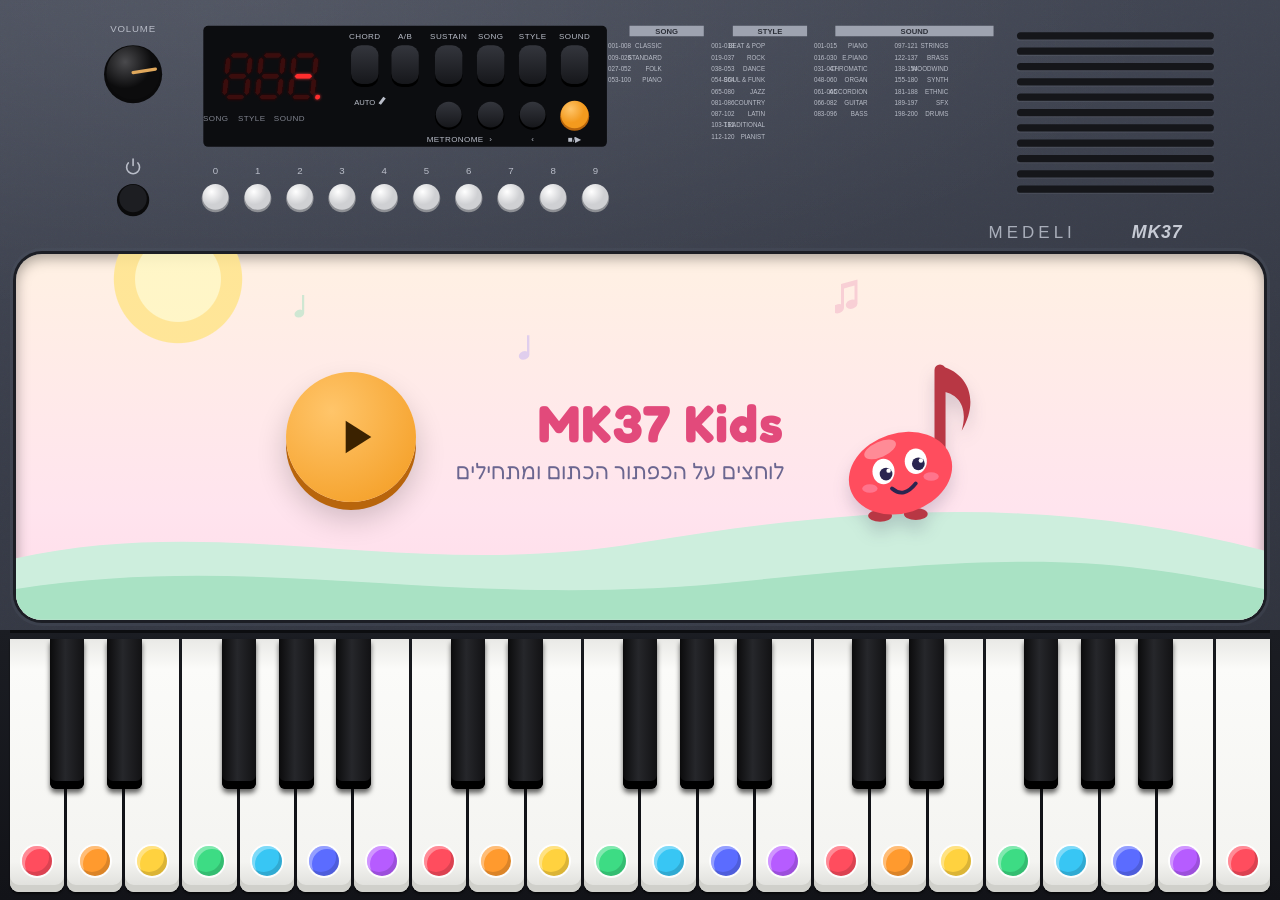
<file: index.html>
<!doctype html>
<html lang="he" dir="rtl">
<head>
  <meta charset="utf-8">
  <meta name="viewport" content="width=device-width, initial-scale=1, maximum-scale=1, user-scalable=no, viewport-fit=cover">
  <title>MK37 Kids</title>
  <meta name="apple-mobile-web-app-capable" content="yes">
  <meta name="mobile-web-app-capable" content="yes">
  <meta name="apple-mobile-web-app-status-bar-style" content="black-translucent">
  <meta name="apple-mobile-web-app-title" content="MK37 Kids">
  <meta name="theme-color" content="#2b2e37">
  <link rel="manifest" href="manifest.webmanifest">
  <link rel="apple-touch-icon" href="icons/icon-180.png">
  <link rel="icon" href="icons/icon.svg" type="image/svg+xml">
  <link rel="preconnect" href="https://fonts.googleapis.com">
  <link href="https://fonts.googleapis.com/css2?family=Fredoka:wght@400;500;600;700&display=swap" rel="stylesheet">
  <link rel="stylesheet" href="css/style.css">
</head>
<body>
<div class="organ" id="organ">
  <svg class="panel" id="panel" aria-label="Medeli MK37"></svg>

  <main class="window" id="win">
    <div class="scene" aria-hidden="true">
      <div class="sun"></div>
      <svg class="floaty f1" viewBox="0 0 40 50"><path d="M30 2v32a8 6 -20 1 1 -4 -5V10l-14 4v26a8 6 -20 1 1 -4 -5V8z" fill="#f3b6c9"/></svg>
      <svg class="floaty f2" viewBox="0 0 40 50"><path d="M24 2v32a9 7 -20 1 1 -4 -5V2z" fill="#c7b6f3"/></svg>
      <svg class="floaty f3" viewBox="0 0 40 50"><path d="M24 2v32a9 7 -20 1 1 -4 -5V2z" fill="#a9e2c4"/></svg>
      <svg class="hills" viewBox="0 0 1200 200" preserveAspectRatio="none"><path d="M0 120 C200 60 380 150 600 100 S1000 40 1200 110 V200 H0Z" fill="#cdeedd"/><path d="M0 160 C240 110 420 190 700 150 S1050 120 1200 160 V200 H0Z" fill="#a9e2c4"/></svg>
    </div>

    <!-- Splash -->
    <section class="scr active" id="s-splash">
      <div class="splash">
        <div class="mascot big" id="splash-noti"></div>
        <div class="splash-text"><h1>MK37 Kids</h1><p>לוחצים על הכפתור הכתום ומתחילים</p></div>
        <button class="orange-btn" id="btn-start" aria-label="התחלה"><svg viewBox="0 0 24 24"><path d="M8 5v14l11-7z" fill="#3b2200"/></svg></button>
      </div>
    </section>

    <!-- Home -->
    <section class="scr" id="s-home">
      <div class="home">
        <div class="mascot-wrap"><div class="bubble" id="home-bubble"></div><div class="mascot" id="home-noti"></div></div>
        <div class="cards">
          <button class="card c-map" data-go="map"><span class="ic" data-icon="map"></span>המסע<small id="home-level"></small></button>
          <button class="card c-songs" data-go="songs"><span class="ic" data-icon="songs"></span>שירים<small id="home-songs"></small></button>
          <button class="card c-organ" data-go="free"><span class="ic" data-icon="organ"></span>אורגן חופשי<small>200 צלילים</small></button>
        </div>
        <div class="side">
          <button class="gift-btn hidden" id="daily-gift" aria-label="מתנה יומית"></button>
          <div class="jar" id="jar"></div>
          <div class="jar-count" id="jar-count">0</div>
          <button class="chip" data-go="album"><span class="ic sm" data-icon="album"></span>אלבום</button>
        </div>
      </div>
      <div class="chip status" id="status-home"></div>
    </section>

    <!-- Journey map -->
    <section class="scr" id="s-map">
      <header class="win-head"><button class="chip back" aria-label="בית">בית</button><div class="chip title">המסע המוזיקלי</div><div class="chip"><span class="ic sm star-ic"></span><b class="stars-total"></b></div></header>
      <div class="map" id="map"></div>
    </section>

    <!-- Songs -->
    <section class="scr" id="s-songs">
      <header class="win-head"><button class="chip back">בית</button><div class="chip title">שירים · בוחרים מספר ולוחצים ▶</div><span></span></header>
      <div class="song-list" id="song-list"></div>
    </section>

    <!-- Game -->
    <section class="scr" id="s-game">
      <button class="chip exit" id="game-exit">יציאה</button>
      <div class="chip score" id="game-score"></div>
      <div class="song-title chip hidden" id="game-title"></div>
      <div class="stage" id="stage"></div>
      <div class="guide"><div class="bubble" id="guide-bubble"></div><div class="mascot" id="guide-noti"></div></div>
      <div class="chip status" id="status-game"></div>
      <div class="combo" id="combo"></div>
    </section>

    <!-- Free organ -->
    <section class="scr" id="s-free">
      <button class="chip exit back">בית</button>
      <div class="free">
        <div class="free-card">
          <div class="free-mode" id="free-mode">SOUND · צליל</div>
          <div class="free-name" id="free-name">פסנתר</div>
          <div class="free-en" id="free-en">PIANO</div>
          <div class="free-flags" id="free-flags"></div>
          <div class="free-help">בוחרים צליל, קצב או שיר בכפתורים למעלה, מקלידים מספר ולוחצים על הכפתור הכתום</div>
        </div>
        <div class="mascot dance" id="free-noti"></div>
      </div>
    </section>

    <!-- Album -->
    <section class="scr" id="s-album">
      <header class="win-head"><button class="chip back">בית</button><div class="chip title">אלבום המדבקות</div><div class="chip" id="album-count"></div></header>
      <div class="album" id="album"></div>
    </section>

    <!-- Song editor -->
    <section class="scr" id="s-editor">
      <header class="win-head"><button class="chip" id="ed-back">חזרה</button><div class="chip title">שיר חדש</div><span></span></header>
      <div class="editor">
        <div class="ed-row">
          <input id="ed-title" class="field" placeholder="שם השיר" maxlength="30">
          <button id="ed-rec" class="pill rec">● הקלטה</button>
          <button id="ed-undo" class="pill">מחק תו</button>
          <button id="ed-clear" class="pill">נקה</button>
          <button id="ed-play" class="pill">▶ השמע</button>
          <button id="ed-save" class="pill go">שמור</button>
        </div>
        <svg id="ed-beads" class="ed-beads" viewBox="0 0 1000 60" preserveAspectRatio="xMinYMid meet"></svg>
        <textarea id="ed-text" class="field mono" rows="2" dir="ltr" spellcheck="false" placeholder="C4 D4 E4/2   או   דו רה מי"></textarea>
        <p class="ed-help">לוחצים "הקלטה" ומנגנים את השיר באורגן. אפשר גם לכתוב תווים: /2 = תו ארוך.</p>
      </div>
    </section>

    <!-- In-window overlays -->
    <div class="win-overlay hidden" id="reward">
      <div class="reward">
        <div class="reward-card">
          <h2 id="reward-title">כל הכבוד!</h2>
          <div class="stars" id="reward-stars"></div>
          <div class="reward-sub" id="reward-sub"></div>
          <div class="actions" id="reward-actions"><button class="pill again" id="reward-again">↻ שוב</button><button class="pill go" id="reward-next">הלאה ▶</button></div>
        </div>
        <div class="gift-zone">
          <button class="gift-btn big" id="reward-gift" aria-label="פתיחת מתנה"></button>
          <div class="sticker-new hidden" id="reward-sticker"></div>
        </div>
      </div>
    </div>
    <div class="win-overlay hidden" id="break">
      <div class="reward"><div class="mascot" id="break-noti"></div><div class="reward-card"><h2>זמן להפסקה!</h2><div class="reward-sub">נוטי הולך לנוח. נתראה בפעם הבאה!</div><div class="reward-sub small">הורים: לחיצה ארוכה על כפתור ההפעלה ⏻ באורגן</div></div></div>
    </div>
  </main>

  <div class="keys" id="keys"><div class="keys-inner" id="kb"></div><div class="keys-note" id="keys-note"></div></div>
</div>

<!-- Parent area (long-press the power button) -->
<div id="parent" class="parent hidden">
  <div class="parent-card">
    <header class="p-head"><h2>אזור הורים</h2><button class="pill" id="p-close">סגירה</button></header>
    <div class="p-sec">
      <h3>הילד/ה</h3>
      <div class="p-grid">
        <label>שם<input id="p-name" class="field" maxlength="20"></label>
        <label>פנייה בקול<select id="p-gender" class="field"><option value="f">בת – "את אלופה!"</option><option value="m">בן – "אתה אלוף!"</option></select></label>
        <label>הגבלת זמן משחק (דקות, 0 = בלי)<input id="p-time" type="number" min="0" max="120" class="field"></label>
      </div>
    </div>
    <div class="p-sec">
      <h3>שמיעת האורגן</h3>
      <div class="p-grid">
        <label>איך האפליקציה שומעת את האורגן
          <select id="p-input" class="field">
            <option value="auto">אוטומטי – כבל אם יש, אחרת מיקרופון</option>
            <option value="midi">רק כבל USB (MIDI)</option>
            <option value="mic">רק מיקרופון</option>
          </select></label>
        <label>רגישות מיקרופון<input id="p-sens" type="range" min="0" max="1" step="0.05"></label>
        <label>הקליד הכי שמאלי באורגן<span class="p-inline"><b id="p-lowkey"></b><button class="pill small" id="p-calib">כיול</button></span></label>
        <label class="chk"><input id="p-strict" type="checkbox"> לדרוש אוקטבה מדויקת (רק עם כבל)</label>
        <label class="chk"><input id="p-touch" type="checkbox"> מצב בדיקה: לאשר גם לחיצה על המסך</label>
      </div>
      <div class="p-test"><b>בדיקה חיה:</b> <span id="p-status"></span><div class="meter"><i id="p-meter"></i></div><div>תו אחרון שנשמע: <b id="p-last">—</b></div></div>
    </div>
    <div class="p-sec">
      <h3>קול</h3>
      <div class="p-grid">
        <label class="chk"><input id="p-voice" type="checkbox"> נוטי מדבר</label>
        <label>הקול של נוטי
          <select id="p-pack" class="field"><option value="mom">אמא</option><option value="hila">קול ממוחשב (הילה)</option></select></label>
        <label>עוצמת צלילי האפליקציה<input id="p-vol" type="range" min="0" max="1" step="0.05"></label>
      </div>
      <p class="p-note">אפשר להקליט את המשפטים בקול שלכם, ונוטי ידבר בקול שלכם. לוחצים ● ואומרים את המשפט, ולוחצים שוב כדי לעצור.</p>
      <div class="rec-list" id="rec-list"></div>
    </div>
    <div class="p-sec p-actions">
      <a class="pill" href="stickers.html" target="_blank">דף מדבקות להדפסה</a>
      <button class="pill" id="p-songs">הוספת שיר חדש</button>
      <button class="pill" id="p-unlock">פתיחת כל השלבים</button>
      <button class="pill danger" id="p-reset">איפוס התקדמות</button>
    </div>
  </div>
</div>

<canvas id="confetti"></canvas>

<script src="js/songs.js"></script>
<script src="js/phrases.js"></script>
<script src="js/audio.js"></script>
<script src="js/voice.js"></script>
<script src="js/input.js"></script>
<script src="js/art.js"></script>
<script src="js/app.js"></script>
</body>
</html>
</file>
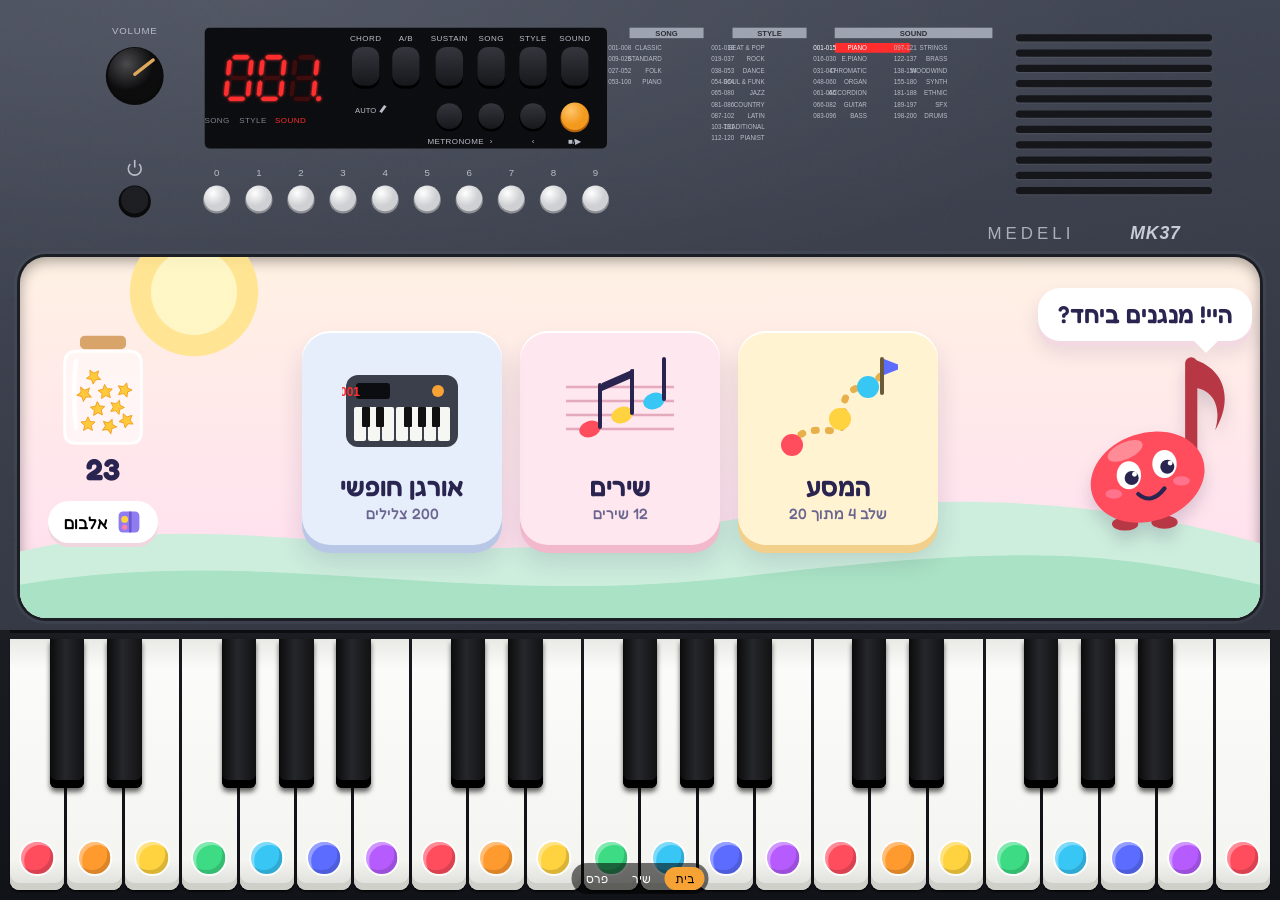
<file: design-preview.html>
<!doctype html>
<html lang="he" dir="rtl">
<head>
<meta charset="utf-8">
<meta name="viewport" content="width=device-width, initial-scale=1, viewport-fit=cover">
<title>MK37 Kids – Design Preview</title>
<link rel="preconnect" href="https://fonts.googleapis.com">
<link href="https://fonts.googleapis.com/css2?family=Fredoka:wght@400;500;600;700&display=swap" rel="stylesheet">
<style>
  /* Design tokens — body colour sampled from the MK37 "Space Black" finish */
  :root {
    --body-1: #474c5a; --body-2: #383c48; --body-3: #2b2e37;
    --print: #b9bdc8; --print-dim: #8c919e; --led: #ff2d2d; --led-off: #3a1010;
    --orange: #f7a234; --orange-d: #c87414;
    --ink: #2a2550; --ink-2: #6b6690;
    --cream: #fff6ec; --blush: #ffe0ea; --mint: #c9f0dc;
    --c-do: #ff4d5e; --c-re: #ff9a2e; --c-mi: #ffd23f; --c-fa: #3ddc84; --c-sol: #38c6f4; --c-la: #5b6cff; --c-si: #b65cff;
    --kb-h: 270px;
  }
  * { box-sizing: border-box; -webkit-tap-highlight-color: transparent; }
  html, body { margin: 0; height: 100%; overflow: hidden; }
  body {
    font-family: 'Fredoka', 'Varela Round', system-ui, sans-serif; color: var(--ink);
    background: #1a1c22;
  }
  /* The whole iPad screen is the organ body */
  .organ {
    position: fixed; inset: 0; display: flex; flex-direction: column;
    background:
      radial-gradient(120% 60% at 20% 0%, rgba(255,255,255,.07), transparent 60%),
      linear-gradient(170deg, var(--body-1), var(--body-2) 45%, var(--body-3));
    padding: 10px 14px 0;
  }
  /* subtle matte texture */
  .organ::before { content: ''; position: absolute; inset: 0; pointer-events: none; opacity: .18; mix-blend-mode: overlay;
    background-image: url("data:image/svg+xml,%3Csvg xmlns='http://www.w3.org/2000/svg' width='120' height='120'%3E%3Cfilter id='n'%3E%3CfeTurbulence baseFrequency='.9' numOctaves='2'/%3E%3C/filter%3E%3Crect width='120' height='120' filter='url(%23n)' opacity='.6'/%3E%3C/svg%3E"); }
  .panel { width: 100%; display: block; flex: 0 0 auto; }
  .panel text { font-family: 'Helvetica Neue', Arial, sans-serif; }
  .panel .btn { cursor: pointer; }
  .panel .btn:active { transform: translateY(2px); }

  /* ---------- The "magic window" ---------- */
  .window {
    flex: 1; min-height: 0; margin: 6px 6px 12px; border-radius: 26px; position: relative; overflow: hidden;
    box-shadow: 0 0 0 3px #1c1e25, 0 0 0 6px #50566544, inset 0 4px 14px rgba(0,0,0,.35);
    background: linear-gradient(180deg, #fff1e3 0%, #ffe4ee 70%, #ffdbe9 100%);
  }
  .scene { position: absolute; inset: 0; pointer-events: none; }
  .scene svg { position: absolute; bottom: 0; left: 0; width: 100%; height: 46%; }
  .sun { position: absolute; top: -40px; left: 8%; width: 150px; height: 150px; border-radius: 50%; background: radial-gradient(circle, #fff7c2 0 40%, #ffe48a 41% 60%, transparent 61%); opacity: .9; }
  .floaty { position: absolute; opacity: .5; animation: drift 9s ease-in-out infinite; }
  @keyframes drift { 50% { transform: translateY(-14px) rotate(8deg); } }
  .content { position: relative; height: 100%; display: flex; align-items: center; gap: 28px; padding: 18px 28px; }

  /* Noti mascot */
  .noti { width: 150px; flex: 0 0 auto; animation: bob 2.6s ease-in-out infinite; filter: drop-shadow(0 10px 8px rgba(42,37,80,.18)); }
  @keyframes bob { 50% { transform: translateY(-10px) rotate(-3deg); } }
  .bubble { position: absolute; background: #fff; border-radius: 22px; padding: 12px 20px; font-size: 24px; font-weight: 600; box-shadow: 0 6px 0 #f3d9e2, 0 10px 20px rgba(42,37,80,.12); white-space: nowrap; }
  .bubble::after { content: ''; position: absolute; bottom: -12px; right: 34px; border: 12px solid transparent; border-top-color: #fff; border-bottom: 0; }

  /* Home cards */
  .cards { display: flex; gap: 18px; flex: 1; justify-content: center; }
  .card {
    width: 200px; height: 214px; border-radius: 28px; background: var(--cream); display: flex; flex-direction: column; align-items: center; justify-content: center; gap: 8px;
    font-size: 26px; font-weight: 600; color: var(--ink); border: 0; font-family: inherit; cursor: pointer;
    box-shadow: 0 8px 0 var(--edge, #ecd9c6), 0 16px 26px rgba(42,37,80,.14), inset 0 2px 0 #fff;
    transition: transform .25s cubic-bezier(.34,1.56,.64,1);
  }
  .card:active { transform: translateY(6px); box-shadow: 0 2px 0 var(--edge, #ecd9c6); }
  .card svg { width: 120px; height: 110px; }
  .card small { font-size: 15px; font-weight: 500; color: var(--ink-2); margin-top: -6px; }
  .side { display: flex; flex-direction: column; gap: 14px; align-items: center; }
  .jar-count { font-size: 30px; font-weight: 700; margin-top: -10px; }
  .chip { display: inline-flex; align-items: center; gap: 8px; background: #fff; border-radius: 999px; padding: 8px 16px; font-size: 17px; font-weight: 500; box-shadow: 0 4px 0 #f0d6df; }
  .chip .dot { width: 10px; height: 10px; border-radius: 50%; background: #2ecc71; box-shadow: 0 0 8px #2ecc71; }

  /* Song game */
  .song-title { position: absolute; top: 14px; left: 50%; transform: translateX(-50%); display: flex; align-items: center; gap: 10px; background: #fff; padding: 8px 20px 8px 10px; border-radius: 999px; font-size: 22px; font-weight: 600; box-shadow: 0 4px 0 #f0d6df; }
  .song-title .num { font-family: 'Helvetica Neue', Arial; background: #111; color: var(--led); font-weight: 700; padding: 2px 10px; border-radius: 8px; letter-spacing: 2px; text-shadow: 0 0 6px rgba(255,45,45,.7); }
  .score { position: absolute; top: 14px; left: 22px; }
  .necklace { position: absolute; left: 0; right: 190px; top: 70px; height: 150px; direction: ltr; }
  .status { position: absolute; bottom: 14px; left: 22px; }

  /* Reward */
  .dim { position: absolute; inset: 0; background: rgba(42,37,80,.35); backdrop-filter: blur(3px); -webkit-backdrop-filter: blur(3px); }
  .reward { position: absolute; inset: 0; display: flex; align-items: center; justify-content: center; gap: 40px; }
  .reward-card { background: var(--cream); border-radius: 34px; padding: 18px 36px 22px; display: flex; flex-direction: column; align-items: center; gap: 6px; box-shadow: 0 10px 0 #ecd9c6, 0 24px 40px rgba(0,0,0,.25); }
  .reward-card h2 { margin: 0; font-size: 36px; color: #e24a7b; }
  .stars { display: flex; gap: 6px; align-items: flex-end; }
  .stars svg { width: 78px; height: 78px; animation: pop .6s cubic-bezier(.34,1.56,.64,1) both; }
  .stars svg:nth-child(2) { width: 96px; height: 96px; animation-delay: .25s; }
  .stars svg:nth-child(3) { animation-delay: .5s; }
  @keyframes pop { from { transform: scale(0) rotate(-40deg); } }
  .actions { display: flex; gap: 14px; margin-top: 8px; }
  .pill { border: 0; font-family: inherit; font-size: 24px; font-weight: 600; border-radius: 999px; padding: 12px 28px; cursor: pointer; display: inline-flex; align-items: center; gap: 10px; }
  .pill.go { background: radial-gradient(circle at 35% 30%, #ffc56a, var(--orange)); color: #3b2200; box-shadow: 0 6px 0 var(--orange-d); }
  .pill.again { background: #fff; color: var(--ink); box-shadow: 0 6px 0 #e6d4c4; }
  .sticker-new { display: flex; flex-direction: column; align-items: center; gap: 4px; font-size: 22px; font-weight: 600; color: #fff; text-shadow: 0 2px 4px rgba(0,0,0,.3); }
  .sticker-new svg { width: 190px; height: 190px; animation: reveal .9s cubic-bezier(.34,1.56,.64,1) both .8s; filter: drop-shadow(0 12px 14px rgba(0,0,0,.3)); }
  @keyframes reveal { from { transform: scale(0) rotate(-200deg); } }

  /* ---------- Keyboard (mini keys, like the real one) ---------- */
  .keys { flex: 0 0 var(--kb-h); position: relative; margin: 0 -14px; padding: 0 10px 10px; background: linear-gradient(#1b1d23, #121318); direction: ltr; }
  .keys-inner { position: relative; height: 100%; display: flex; gap: 3px; padding-top: 6px; border-top: 3px solid #0c0d10; }
  .wk { flex: 1; position: relative; border-radius: 0 0 9px 9px; background: linear-gradient(180deg, #e9e9e6 0%, #fbfbf9 12%, #f4f4f1 88%, #dcdcd8 100%); box-shadow: inset 0 -7px 0 #d0d0cb, 0 2px 2px rgba(0,0,0,.6); }
  .bk { position: absolute; top: 6px; height: 58%; z-index: 2; border-radius: 0 0 6px 6px; background: linear-gradient(90deg, #0b0b0c, #26272b 45%, #121214); box-shadow: inset 0 -8px 0 #000, 0 4px 5px rgba(0,0,0,.6); }
  .stk { position: absolute; left: 50%; bottom: 16px; width: 58%; aspect-ratio: 1; transform: translateX(-50%); border-radius: 50%; box-shadow: 0 0 0 2px rgba(255,255,255,.9), inset -3px -4px 0 rgba(0,0,0,.14), inset 3px 3px 0 rgba(255,255,255,.35); }
  .wk.target { background: linear-gradient(180deg, #fff, color-mix(in srgb, var(--tc) 35%, #fff)); box-shadow: inset 0 -7px 0 color-mix(in srgb, var(--tc) 60%, #000), 0 0 0 3px var(--tc), 0 0 28px 8px color-mix(in srgb, var(--tc) 70%, transparent); z-index: 1; }
  .pin { position: absolute; top: -66px; left: 50%; width: 46px; transform: translateX(-50%); animation: pin .8s ease-in-out infinite; z-index: 5; filter: drop-shadow(0 4px 4px rgba(0,0,0,.35)); }
  @keyframes pin { 50% { transform: translate(-50%, 12px); } }
  .keys .hint { position: absolute; top: 8px; right: 18px; color: #6f7480; font-size: 13px; direction: rtl; }

  /* Preview switcher (not part of the app) */
  .switch { position: fixed; bottom: 6px; left: 50%; transform: translateX(-50%); z-index: 99; display: flex; gap: 4px; background: rgba(0,0,0,.55); padding: 4px; border-radius: 999px; }
  .switch a { color: #fff; text-decoration: none; font-size: 12px; padding: 4px 10px; border-radius: 999px; }
  .switch a.on { background: var(--orange); color: #000; }
  .view { display: none; } .view.on { display: contents; }
</style>
</head>
<body>
<nav class="switch"><a href="#home">בית</a><a href="#game">שיר</a><a href="#reward">פרס</a></nav>

<div class="organ">
  <!-- ======= MK37 control panel, redrawn as vector from the product photo ======= -->
  <svg class="panel" viewBox="0 0 1556 300" aria-label="Medeli MK37 panel">
    <defs>
      <radialGradient id="knob" cx="35%" cy="30%"><stop offset="0" stop-color="#4a4a4d"/><stop offset="1" stop-color="#0c0c0d"/></radialGradient>
      <radialGradient id="digit" cx="35%" cy="30%"><stop offset="0" stop-color="#ffffff"/><stop offset="1" stop-color="#cfd0d3"/></radialGradient>
      <radialGradient id="orangeBtn" cx="35%" cy="30%"><stop offset="0" stop-color="#ffc56a"/><stop offset="1" stop-color="#f39a1e"/></radialGradient>
      <linearGradient id="fbtn" x1="0" y1="0" x2="0" y2="1"><stop offset="0" stop-color="#34363d"/><stop offset="1" stop-color="#16171b"/></linearGradient>
      <filter id="glow" x="-50%" y="-50%" width="200%" height="200%"><feGaussianBlur stdDeviation="3" result="b"/><feMerge><feMergeNode in="b"/><feMergeNode in="SourceGraphic"/></feMerge></filter>
    </defs>

    <!-- Volume knob + power -->
    <text x="150" y="30" text-anchor="middle" font-size="12" fill="var(--print)" letter-spacing="1">VOLUME</text>
    <g class="btn"><circle cx="150" cy="82" r="36" fill="#0a0a0b"/><circle cx="150" cy="80" r="33" fill="url(#knob)"/><line x1="150" y1="80" x2="173" y2="62" stroke="#e0a85c" stroke-width="4" stroke-linecap="round"/></g>
    <g transform="translate(150 196)" fill="none" stroke="var(--print)" stroke-width="2" stroke-linecap="round"><path d="M-6 -4 A8 8 0 1 0 6 -4"/><line x1="0" y1="-9" x2="0" y2="-1"/></g>
    <g class="btn"><circle cx="150" cy="238" r="20" fill="#0a0a0b"/><circle cx="150" cy="236" r="17" fill="#1d1e22"/></g>

    <!-- Black display window -->
    <rect x="237" y="22" width="500" height="150" rx="6" fill="#0c0d10"/>
    <g id="led" transform="translate(266 56) scale(.68)" filter="url(#glow)"></g>
    <g font-size="10" fill="#80848f" letter-spacing=".5"><text x="268" y="140" id="m-song">SONG</text><text x="314" y="140" id="m-style">STYLE</text><text x="363" y="140" id="m-sound">SOUND</text></g>

    <!-- Function buttons, row 1 (labels above, exactly as printed) -->
    <g font-size="10" fill="var(--print)" text-anchor="middle" letter-spacing=".5" id="fn1"></g>
    <text x="437" y="128" font-size="9.5" fill="var(--print)" text-anchor="middle">AUTO</text>
    <path d="M454 126 l6 -8 l3 2 l-6 8 z" fill="var(--print)"/>
    <!-- row 2 -->
    <g id="fn2"></g>
    <g font-size="10" fill="var(--print)" text-anchor="middle"><text x="549" y="166" letter-spacing=".5">METRONOME</text><text x="593" y="166">‹</text><text x="645" y="166">›</text><text x="697" y="166">▶/■</text></g>

    <!-- Number buttons 0–9 -->
    <g id="digits" font-size="12" fill="var(--print)" text-anchor="middle"></g>

    <!-- Printed reference charts -->
    <g id="charts" font-size="7.8" fill="var(--print)"></g>

    <!-- Speaker grille -->
    <g id="grille"></g>

    <!-- Model badge -->
    <text x="1318" y="285" font-size="21" fill="#a9aeba" letter-spacing="5" font-weight="500">MEDELI</text>
    <text x="1450" y="285" font-size="22" fill="#c7cbd5" font-style="italic" font-weight="800" letter-spacing="1">MK37</text>
  </svg>

  <!-- ======= Magic window (the game lives here) ======= -->
  <main class="window">
    <div class="scene">
      <div class="sun"></div>
      <svg class="floaty" style="top:30px;right:30%;width:34px" viewBox="0 0 40 50"><path d="M30 2v32a8 6 -20 1 1 -4 -5V10l-14 4v26a8 6 -20 1 1 -4 -5V8z" fill="#f3b6c9"/></svg>
      <svg class="floaty" style="top:90px;left:42%;width:26px;animation-delay:-3s" viewBox="0 0 40 50"><path d="M24 2v32a9 7 -20 1 1 -4 -5V2z" fill="#c7b6f3"/></svg>
      <svg viewBox="0 0 1200 200" preserveAspectRatio="none">
        <path d="M0 120 C200 60 380 150 600 100 S1000 40 1200 110 V200 H0Z" fill="#cdeedd"/>
        <path d="M0 160 C240 110 420 190 700 150 S1050 120 1200 160 V200 H0Z" fill="#a9e2c4"/>
      </svg>
    </div>

    <!-- HOME -->
    <section class="view" id="v-home">
      <div class="content">
        <div style="position:relative;display:flex;flex-direction:column;align-items:center">
          <div class="bubble" style="top:-56px;right:-20px">היי! מנגנים ביחד?</div>
          <svg class="noti" viewBox="0 0 160 200" data-noti="#ff4d5e"></svg>
        </div>
        <div class="cards">
          <button class="card" style="--edge:#f2cf8a;background:#fff3d2">
            <svg viewBox="0 0 120 110"><path d="M14 92 C30 60 70 96 66 60 S100 40 104 18" fill="none" stroke="#e8b04a" stroke-width="7" stroke-dasharray="2 12" stroke-linecap="round"/><circle cx="14" cy="92" r="11" fill="var(--c-do)"/><circle cx="62" cy="66" r="11" fill="var(--c-mi)"/><circle cx="90" cy="34" r="11" fill="var(--c-sol)"/><path d="M104 6 v34" stroke="#6b5a3a" stroke-width="4" stroke-linecap="round"/><path d="M106 6 h-0 l20 8 l-20 8z" fill="var(--c-la)"/></svg>
            המסע<small>שלב 4 מתוך 20</small>
          </button>
          <button class="card" style="--edge:#f2b8cc;background:#ffe7ef">
            <svg viewBox="0 0 120 110"><g stroke="#e3a9bd" stroke-width="2.5"><line x1="6" y1="34" x2="114" y2="34"/><line x1="6" y1="48" x2="114" y2="48"/><line x1="6" y1="62" x2="114" y2="62"/><line x1="6" y1="76" x2="114" y2="76"/></g><g><ellipse cx="30" cy="76" rx="11" ry="8" transform="rotate(-20 30 76)" fill="var(--c-do)"/><rect x="38" y="30" width="4" height="46" rx="2" fill="#2a2550"/><ellipse cx="62" cy="62" rx="11" ry="8" transform="rotate(-20 62 62)" fill="var(--c-mi)"/><rect x="70" y="16" width="4" height="46" rx="2" fill="#2a2550"/><ellipse cx="94" cy="48" rx="11" ry="8" transform="rotate(-20 94 48)" fill="var(--c-sol)"/><rect x="102" y="4" width="4" height="44" rx="2" fill="#2a2550"/><path d="M42 30 L74 16 L74 24 L42 38Z" fill="#2a2550"/></g></svg>
            שירים<small>12 שירים</small>
          </button>
          <button class="card" style="--edge:#b9c7e6;background:#e6edfb">
            <svg viewBox="0 0 120 110"><rect x="4" y="22" width="112" height="72" rx="12" fill="#3b3f4c"/><rect x="14" y="30" width="34" height="16" rx="3" fill="#0c0d10"/><text x="18" y="43" font-size="12" font-family="Arial" font-weight="700" fill="#ff2d2d">001</text><circle cx="96" cy="38" r="6" fill="#f7a234"/><g fill="#f6f6f3"><rect x="12" y="54" width="12" height="34" rx="2"/><rect x="26" y="54" width="12" height="34" rx="2"/><rect x="40" y="54" width="12" height="34" rx="2"/><rect x="54" y="54" width="12" height="34" rx="2"/><rect x="68" y="54" width="12" height="34" rx="2"/><rect x="82" y="54" width="12" height="34" rx="2"/><rect x="96" y="54" width="12" height="34" rx="2"/></g><g fill="#111"><rect x="20" y="54" width="8" height="20" rx="1"/><rect x="34" y="54" width="8" height="20" rx="1"/><rect x="62" y="54" width="8" height="20" rx="1"/><rect x="76" y="54" width="8" height="20" rx="1"/><rect x="90" y="54" width="8" height="20" rx="1"/></g></svg>
            אורגן חופשי<small>200 צלילים</small>
          </button>
        </div>
        <div class="side">
          <svg viewBox="0 0 100 120" width="96"><rect x="26" y="4" width="48" height="14" rx="5" fill="#d9a46a"/><path d="M22 20 h56 q12 0 12 14 v70 q0 12 -12 12 h-56 q-12 0 -12 -12 v-70 q0 -14 12 -14z" fill="rgba(255,255,255,.55)" stroke="#fff" stroke-width="3"/><g id="jarstars"></g><path d="M22 30 q-4 30 0 70" stroke="#fff" stroke-width="5" stroke-linecap="round" fill="none" opacity=".8"/></svg>
          <div class="jar-count">23</div>
          <button class="chip" style="border:0;font-family:inherit"><svg width="26" viewBox="0 0 30 30"><rect x="3" y="3" width="24" height="24" rx="5" fill="#8e7cf0"/><rect x="15" y="3" width="3" height="24" fill="#6a58d0"/><circle cx="10" cy="12" r="4" fill="#ffd23f"/><circle cx="10" cy="21" r="3" fill="#ff7ea8"/></svg>אלבום</button>
        </div>
      </div>
    </section>

    <!-- SONG GAME -->
    <section class="view" id="v-game">
      <div class="song-title"><span class="num">003</span> נצנץ נצנץ כוכב קטן</div>
      <div class="chip score"><svg width="22" viewBox="0 0 24 24" class="starsvg"></svg> 4 / 42</div>
      <svg class="necklace" viewBox="0 0 900 150" id="necklace"></svg>
      <div style="position:absolute;right:26px;bottom:6px;display:flex;flex-direction:column;align-items:center">
        <div class="bubble" style="position:relative;margin-bottom:14px;font-size:22px">עכשיו הכחול!</div>
        <svg class="noti" viewBox="0 0 160 200" data-noti="#5b6cff" style="width:130px"></svg>
      </div>
      <div class="chip status"><span class="dot"></span>
        <svg width="34" viewBox="0 0 40 24"><rect x="1" y="2" width="38" height="20" rx="4" fill="#3b3f4c"/><g fill="#fff"><rect x="4" y="10" width="4" height="10"/><rect x="9" y="10" width="4" height="10"/><rect x="14" y="10" width="4" height="10"/><rect x="19" y="10" width="4" height="10"/><rect x="24" y="10" width="4" height="10"/><rect x="29" y="10" width="4" height="10"/></g><rect x="4" y="4" width="10" height="4" rx="1" fill="#ff2d2d"/></svg>
        האורגן מחובר · מנגנים על האורגן
      </div>
    </section>

    <!-- REWARD -->
    <section class="view" id="v-reward">
      <div class="dim"></div>
      <div class="reward">
        <div class="reward-card">
          <h2>כל הכבוד!</h2>
          <div class="stars"><svg viewBox="0 0 24 24" class="starsvg"></svg><svg viewBox="0 0 24 24" class="starsvg"></svg><svg viewBox="0 0 24 24" class="starsvg"></svg></div>
          <div style="font-size:20px;color:var(--ink-2)">ניגנת את כל השיר בלי טעויות</div>
          <div class="actions"><button class="pill again">↻ שוב</button><button class="pill go">הלאה ▶</button></div>
        </div>
        <div class="sticker-new">
          <svg viewBox="0 0 200 200" id="sticker-whale"></svg>
          מדבקה חדשה: לווייתן שר!
        </div>
      </div>
    </section>
  </main>

  <!-- ======= 37 mini keys with colour stickers ======= -->
  <div class="keys"><div class="keys-inner" id="kb"></div></div>
</div>

<script>
  const NS = 'http://www.w3.org/2000/svg';
  const COLORS = { 0: '#ff4d5e', 2: '#ff9a2e', 4: '#ffd23f', 5: '#3ddc84', 7: '#38c6f4', 9: '#5b6cff', 11: '#b65cff' };
  const HE = { 0: 'דו', 2: 'רה', 4: 'מי', 5: 'פה', 7: 'סול', 9: 'לה', 11: 'סי' };
  const isBlack = (m) => [1, 3, 6, 8, 10].includes(m % 12);

  // ---------- 7-segment LED (drawn, not a font) ----------
  const SEG = { a: ['h', 4, 4, 44], b: ['v', 44, 4, 42], c: ['v', 44, 42, 80], d: ['h', 80, 4, 44], e: ['v', 4, 42, 80], f: ['v', 4, 4, 42], g: ['h', 42, 4, 44] };
  const DIG = { 0: 'abcdef', 1: 'bc', 2: 'abged', 3: 'abgcd', 4: 'fgbc', 5: 'afgcd', 6: 'afgedc', 7: 'abc', 8: 'abcdefg', 9: 'abcdfg', '-': 'g' };
  function segPoly([t, p, s, e]) {
    return t === 'h' ? `${s + 4},${p} ${s + 8},${p - 4} ${e - 8},${p - 4} ${e - 4},${p} ${e - 8},${p + 4} ${s + 8},${p + 4}`
                     : `${p},${s + 4} ${p + 4},${s + 8} ${p + 4},${e - 8} ${p},${e - 4} ${p - 4},${e - 8} ${p - 4},${s + 8}`;
  }
  function renderLED(str, dot = true) {
    const g = document.getElementById('led'); g.innerHTML = '';
    [...str].forEach((ch, i) => {
      const on = DIG[ch] || '';
      let h = `<g transform="translate(${i * 60} 0) skewX(-6)">`;
      for (const k in SEG) h += `<polygon points="${segPoly(SEG[k])}" fill="${on.includes(k) ? 'var(--led)' : 'var(--led-off)'}"/>`;
      if (i === str.length - 1) h += `<circle cx="54" cy="80" r="4.5" fill="${dot ? 'var(--led)' : 'var(--led-off)'}"/>`;
      g.insertAdjacentHTML('beforeend', h + '</g>');
    });
  }

  // ---------- Panel buttons ----------
  const F1 = [['CHORD', 437], ['A/B', 487], ['SUSTAIN', 541], ['SONG', 593], ['STYLE', 645], ['SOUND', 697]];
  document.getElementById('fn1').innerHTML = F1.map(([l, x]) =>
    `<text x="${x}" y="38">${l}</text><g class="btn" data-fn="${l}"><rect x="${x - 17}" y="48" width="34" height="50" rx="13" fill="#000"/><rect x="${x - 17}" y="46" width="34" height="48" rx="13" fill="url(#fbtn)"/></g>`).join('');
  document.getElementById('fn2').innerHTML = [541, 593, 645].map((x) =>
    `<g class="btn"><circle cx="${x}" cy="134" r="17" fill="#000"/><circle cx="${x}" cy="132" r="16" fill="url(#fbtn)"/></g>`).join('') +
    `<g class="btn"><circle cx="697" cy="134" r="18" fill="#b8650c"/><circle cx="697" cy="132" r="17" fill="url(#orangeBtn)"/></g>`;
  document.getElementById('digits').innerHTML = Array.from({ length: 10 }, (_, d) => {
    const x = 252 + d * 52.3;
    return `<text x="${x}" y="206">${d}</text><g class="btn"><circle cx="${x}" cy="236" r="17" fill="#8d8f94"/><circle cx="${x}" cy="234" r="16" fill="url(#digit)"/></g>`;
  }).join('');

  // ---------- Printed charts (same ranges as the real panel) ----------
  const chart = (x, w, title, rows, colW) => {
    let h = `<rect x="${x}" y="22" width="${w}" height="13" fill="#9ea3b0"/><text x="${x + w / 2}" y="32" text-anchor="middle" fill="#2c2f38" font-size="9.5" font-weight="700">${title}</text>`;
    rows.forEach((r, i) => {
      const col = colW ? Math.floor(i / 7) : 0, row = colW ? i % 7 : i;
      const rx = x + 2 + col * (colW || 0), ry = 50 + row * 14;
      h += `<g data-r="${title}:${r[0]}"><rect class="hl" x="${rx - 2}" y="${ry - 9}" width="${colW ? colW - 6 : w}" height="12" rx="2" fill="transparent"/><text x="${rx}" y="${ry}">${r[0]}</text><text x="${rx + 38}" y="${ry}">${r[1]}</text></g>`;
    });
    return h;
  };
  document.getElementById('charts').innerHTML =
    chart(765, 92, 'SONG', [['001-008', 'CLASSIC'], ['009-026', 'STANDARD'], ['027-052', 'FOLK'], ['053-100', 'PIANO']]) +
    chart(893, 92, 'STYLE', [['001-018', 'BEAT & POP'], ['019-037', 'ROCK'], ['038-053', 'DANCE'], ['054-064', 'SOUL & FUNK'], ['065-080', 'JAZZ'], ['081-086', 'COUNTRY'], ['087-102', 'LATIN'], ['103-111', 'TRADITIONAL'], ['112-120', 'PIANIST']]) +
    chart(1020, 196, 'SOUND', [['001-015', 'PIANO'], ['016-030', 'E.PIANO'], ['031-047', 'CHROMATIC'], ['048-060', 'ORGAN'], ['061-065', 'ACCORDION'], ['066-082', 'GUITAR'], ['083-096', 'BASS'],
      ['097-121', 'STRINGS'], ['122-137', 'BRASS'], ['138-154', 'WOODWIND'], ['155-180', 'SYNTH'], ['181-188', 'ETHNIC'], ['189-197', 'SFX'], ['198-200', 'DRUMS']], 100);
  document.getElementById('grille').innerHTML = Array.from({ length: 11 }, (_, i) =>
    `<rect x="1245" y="${30 + i * 19}" width="244" height="9" rx="4.5" fill="#15161a"/><rect x="1245" y="${39 + i * 19}" width="244" height="1.5" fill="rgba(255,255,255,.06)"/>`).join('');
  function highlightChart(key) {
    document.querySelectorAll('#charts [data-r]').forEach((g) => {
      const on = g.dataset.r === key;
      g.querySelector('.hl').setAttribute('fill', on ? 'var(--led)' : 'transparent');
      g.querySelectorAll('text').forEach((t) => t.setAttribute('fill', on ? '#fff' : 'var(--print)'));
    });
  }
  function modeLight(m) { ['song', 'style', 'sound'].forEach((k) => document.getElementById('m-' + k).setAttribute('fill', k === m ? 'var(--led)' : '#80848f')); }

  // ---------- Noti: an eighth-note character ----------
  function shade(hex, f) { const n = parseInt(hex.slice(1), 16); const c = (s) => Math.max(0, Math.min(255, Math.round(((n >> s) & 255) * f))); return `rgb(${c(16)},${c(8)},${c(0)})`; }
  function noti(color) {
    const d = shade(color, .72);
    return `
      <path d="M118 16 C152 26 162 58 142 92 C150 64 138 48 118 46 Z" fill="${d}"/>
      <rect x="110" y="14" width="13" height="118" rx="6.5" fill="${d}"/>
      <ellipse cx="88" cy="190" rx="14" ry="7" fill="${d}"/><ellipse cx="46" cy="192" rx="14" ry="7" fill="${d}"/>
      <ellipse cx="70" cy="142" rx="62" ry="47" transform="rotate(-18 70 142)" fill="${color}"/>
      <ellipse cx="46" cy="114" rx="20" ry="9" transform="rotate(-24 46 114)" fill="#fff" opacity=".35"/>
      <ellipse cx="50" cy="140" rx="13" ry="15" fill="#fff"/><ellipse cx="88" cy="128" rx="13" ry="15" fill="#fff"/>
      <circle cx="53" cy="143" r="7.5" fill="#2a2550"/><circle cx="91" cy="131" r="7.5" fill="#2a2550"/>
      <circle cx="56" cy="139" r="2.6" fill="#fff"/><circle cx="94" cy="127" r="2.6" fill="#fff"/>
      <ellipse cx="34" cy="160" rx="9" ry="5" fill="#ff8fab" opacity=".6"/><ellipse cx="106" cy="146" rx="9" ry="5" fill="#ff8fab" opacity=".6"/>
      <path d="M60 160 Q74 172 88 154" stroke="#2a2550" stroke-width="4.5" stroke-linecap="round" fill="none"/>`;
  }
  document.querySelectorAll('[data-noti]').forEach((s) => (s.innerHTML = noti(s.dataset.noti)));

  // ---------- Star (custom, with rounded points + shine) ----------
  const STAR = 'M12 1.8l2.9 6.1 6.6.8-4.9 4.6 1.3 6.6L12 16.6 6.1 19.9l1.3-6.6L2.5 8.7l6.6-.8z';
  document.querySelectorAll('.starsvg').forEach((s) => (s.innerHTML =
    `<path d="${STAR}" fill="#ffc93c" stroke="#f0a020" stroke-width="1.4" stroke-linejoin="round"/><path d="M8.6 8.8l2.3-.3 1-2.2" stroke="#fff" stroke-width="1.3" stroke-linecap="round" fill="none" opacity=".8"/>`));
  document.getElementById('jarstars').innerHTML = [[34, 96], [56, 98], [74, 92], [44, 80], [64, 78], [30, 64], [52, 62], [72, 60], [40, 46]].map(([x, y], i) =>
    `<path d="${STAR}" transform="translate(${x - 9} ${y - 9}) scale(.78) rotate(${i * 23} 12 12)" fill="#ffc93c" stroke="#f0a020" stroke-width="1.2"/>`).join('');

  // ---------- Song "necklace": glossy beads on a string ----------
  (function () {
    const seq = [0, 0, 7, 7, 9, 9, 7, 5, 5, 4, 4, 2, 2, 0];
    const done = 4, cur = 4;
    let h = '<defs><radialGradient id="gloss" cx="35%" cy="30%"><stop offset="0" stop-color="#fff" stop-opacity=".8"/><stop offset=".45" stop-color="#fff" stop-opacity="0"/></radialGradient></defs>';
    const pts = seq.map((_, i) => [40 + i * 64, 75 + Math.sin(i * .7) * 22]);
    h += `<path d="${pts.map((p, i) => (i ? 'L' : 'M') + p.join(' ')).join(' ')}" stroke="#d9b7c6" stroke-width="4" fill="none" stroke-dasharray="1 9" stroke-linecap="round"/>`;
    seq.forEach((n, i) => {
      const [x, y] = pts[i], r = i === cur ? 36 : 25, c = COLORS[n];
      const op = i < done ? .45 : 1;
      if (i === cur) h += `<circle cx="${x}" cy="${y}" r="${r + 10}" fill="none" stroke="${c}" stroke-width="4" opacity=".5"><animate attributeName="r" values="${r + 6};${r + 16};${r + 6}" dur="1.2s" repeatCount="indefinite"/><animate attributeName="opacity" values=".6;0;.6" dur="1.2s" repeatCount="indefinite"/></circle>`;
      h += `<g opacity="${op}"><circle cx="${x}" cy="${y + 4}" r="${r}" fill="${shade(c, .7)}"/><circle cx="${x}" cy="${y}" r="${r}" fill="${c}"/><circle cx="${x}" cy="${y}" r="${r}" fill="url(#gloss)"/>`;
      h += `<text x="${x}" y="${y + (i === cur ? 7 : 5)}" text-anchor="middle" font-size="${i === cur ? 20 : 14}" font-weight="700" fill="#fff" font-family="Fredoka" style="paint-order:stroke" stroke="${shade(c, .6)}" stroke-width="3">${HE[n]}</text>`;
      if (i < done) h += `<path d="${STAR}" transform="translate(${x + 8} ${y - 34}) scale(.75)" fill="#ffc93c" stroke="#f0a020"/>`;
      h += '</g>';
    });
    document.getElementById('necklace').innerHTML = h;
  })();

  // ---------- Sticker: die-cut whale (original illustration) ----------
  document.getElementById('sticker-whale').innerHTML = `
    <path d="M30 120 C20 70 70 40 116 46 C160 52 186 86 176 122 C192 108 198 92 194 78 C204 98 200 124 182 136 C170 170 120 182 80 172 C44 164 34 146 30 120Z" fill="#fff"/>
    <path d="M42 120 C36 78 76 56 116 60 C152 64 172 92 164 122 C176 114 182 104 182 96 C186 112 180 126 168 134 C156 160 118 168 84 160 C56 154 46 140 42 120Z" fill="#38a9e6"/>
    <path d="M48 128 C70 150 130 156 162 132 C150 154 116 164 84 158 C64 154 52 144 48 128Z" fill="#bfe8ff"/>
    <circle cx="78" cy="104" r="8" fill="#2a2550"/><circle cx="81" cy="101" r="2.6" fill="#fff"/>
    <ellipse cx="66" cy="122" rx="9" ry="5" fill="#ff8fab" opacity=".7"/>
    <path d="M86 126 Q98 136 110 124" stroke="#2a2550" stroke-width="4" stroke-linecap="round" fill="none"/>
    <path d="M112 50 C110 36 100 28 92 28 M116 48 C120 32 132 26 142 30" stroke="#fff" stroke-width="12" stroke-linecap="round" fill="none"/>
    <path d="M112 50 C110 36 100 28 92 28 M116 48 C120 32 132 26 142 30" stroke="#7fd0ff" stroke-width="5" stroke-linecap="round" fill="none"/>
    <path d="M150 20 v18 a5 4 -20 1 1 -3 -3 V14 l14 -4 v18 a5 4 -20 1 1 -3 -3 V16z" fill="#ffd23f" stroke="#fff" stroke-width="3" paint-order="stroke"/>`;

  // ---------- Keyboard: 37 keys C3–C6, stickers on white keys ----------
  (function () {
    const kb = document.getElementById('kb');
    const whites = []; for (let m = 48; m <= 84; m++) if (!isBlack(m)) whites.push(m);
    const target = 69; // A4 (blue) is the next note in the song view
    whites.forEach((m) => {
      const k = document.createElement('div'); k.className = 'wk'; k.dataset.m = m;
      k.innerHTML = `<span class="stk" style="background:${COLORS[m % 12]}"></span>`;
      kb.appendChild(k);
    });
    for (let m = 48; m <= 84; m++) if (isBlack(m)) {
      const i = whites.indexOf(m - 1), w = 60 / whites.length;
      const k = document.createElement('div'); k.className = 'bk';
      k.style.width = w + '%'; k.style.left = ((i + 1) / whites.length * 100 - w / 2) + '%';
      kb.appendChild(k);
    }
    window.setTarget = (on) => {
      const k = kb.querySelector(`[data-m="${target}"]`);
      k.classList.toggle('target', on); k.style.setProperty('--tc', COLORS[target % 12]);
      k.querySelector('.pin')?.remove();
      if (on) k.insertAdjacentHTML('beforeend', `<svg class="pin" viewBox="0 0 46 60"><path d="M23 58 C10 40 2 30 2 21 a21 21 0 0 1 42 0 c0 9 -8 19 -21 37z" fill="${COLORS[9]}" stroke="#fff" stroke-width="3"/><circle cx="23" cy="21" r="9" fill="#fff"/></svg>`);
    };
  })();

  // ---------- View switching (preview only) ----------
  function show() {
    const v = (location.hash || '#home').slice(1);
    document.querySelectorAll('.view').forEach((s) => s.classList.toggle('on', s.id === 'v-' + v));
    document.querySelectorAll('.switch a').forEach((a) => a.classList.toggle('on', a.hash === '#' + v));
    setTarget(v === 'game');
    if (v === 'home') { renderLED('001'); modeLight('sound'); highlightChart('SOUND:001-015'); }
    if (v === 'game') { renderLED('003'); modeLight('song'); highlightChart('SONG:001-008'); }
    if (v === 'reward') { renderLED('003'); modeLight('song'); highlightChart('SONG:001-008'); }
  }
  addEventListener('hashchange', show); show();
</script>
</body>
</html>
</file>
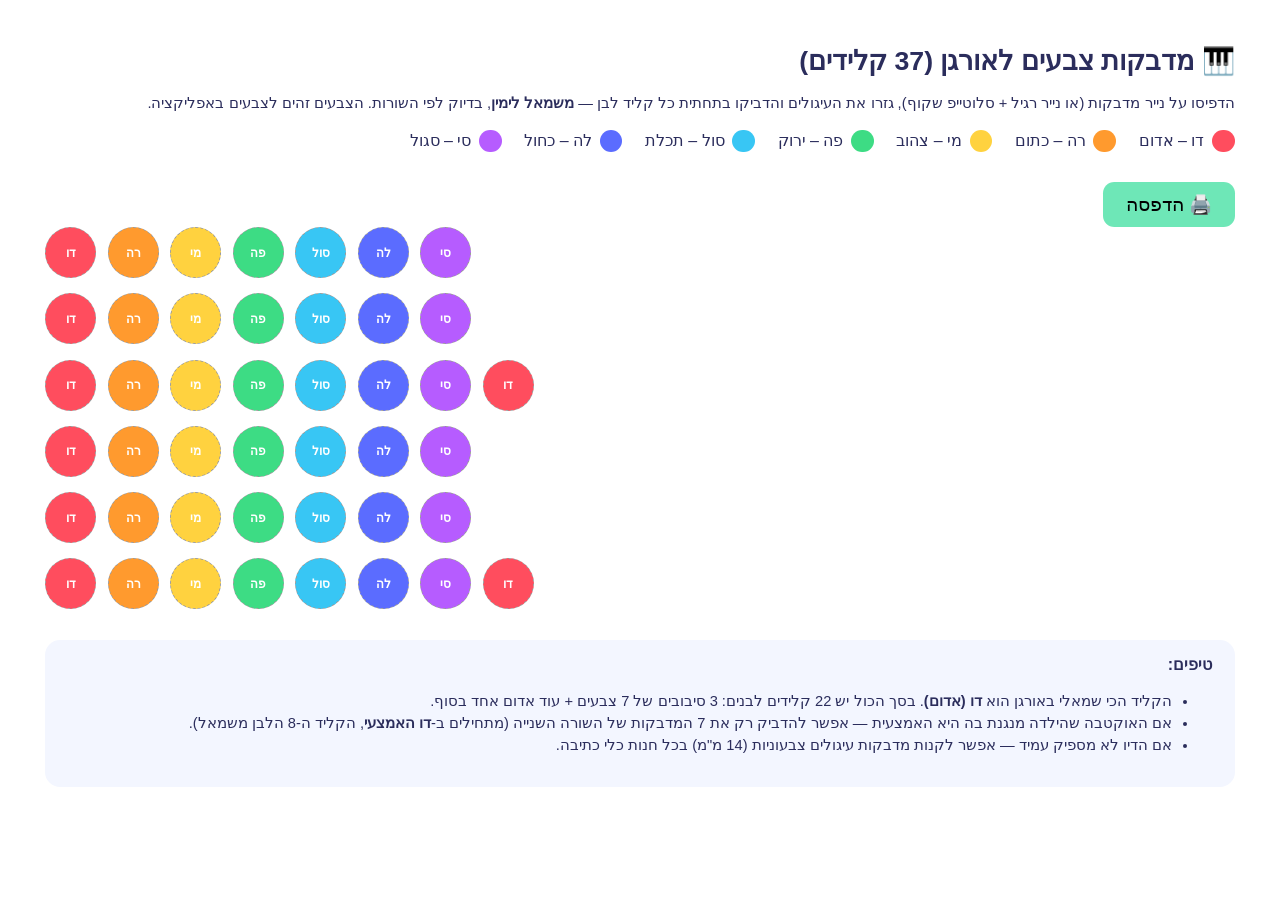
<file: stickers.html>
<!doctype html>
<html lang="he" dir="rtl">
<head>
<meta charset="utf-8"><meta name="viewport" content="width=device-width, initial-scale=1">
<title>מדבקות לאורגן</title>
<style>
  :root { --d: 13mm; }
  body { font-family: -apple-system, Arial, sans-serif; margin: 12mm; color: #2b2d5c; background: #fff; }
  h1 { margin: 0 0 4mm; font-size: 20pt; }
  p, li { font-size: 11pt; line-height: 1.5; }
  .legend { display: flex; gap: 6mm; flex-wrap: wrap; margin: 4mm 0 8mm; }
  .legend span { display: flex; align-items: center; gap: 2mm; font-size: 12pt; }
  .legend i { width: 6mm; height: 6mm; border-radius: 50%; display: inline-block; }
  .sheet { display: flex; flex-direction: column; gap: 4mm; direction: ltr; }
  .row { display: flex; gap: 3mm; flex-wrap: wrap; }
  .st { width: var(--d); height: var(--d); border-radius: 50%; border: 0.3mm dashed #999; display: flex; align-items: center; justify-content: center; color: #fff; font-weight: bold; font-size: 9pt; -webkit-print-color-adjust: exact; print-color-adjust: exact; }
  .tip { background: #f3f6ff; padding: 4mm 6mm; border-radius: 4mm; margin-top: 8mm; }
  @media print { .noprint { display: none; } body { margin: 8mm; } }
  button { font-size: 14pt; padding: 3mm 6mm; border-radius: 3mm; border: 0; background: #6ee7b7; }
</style>
</head>
<body>
  <h1>🎹 מדבקות צבעים לאורגן (37 קלידים)</h1>
  <p>הדפיסו על נייר מדבקות (או נייר רגיל + סלוטייפ שקוף), גזרו את העיגולים והדביקו בתחתית כל קליד לבן — <b>משמאל לימין</b>, בדיוק לפי השורות. הצבעים זהים לצבעים באפליקציה.</p>
  <div class="legend" id="legend"></div>
  <button class="noprint" onclick="print()">🖨️ הדפסה</button>
  <div class="sheet" id="sheet"></div>
  <div class="tip">
    <b>טיפים:</b>
    <ul>
      <li>הקליד הכי שמאלי באורגן הוא <b>דו (אדום)</b>. בסך הכול יש 22 קלידים לבנים: 3 סיבובים של 7 צבעים + עוד אדום אחד בסוף.</li>
      <li>אם האוקטבה שהילדה מנגנת בה היא האמצעית — אפשר להדביק רק את 7 המדבקות של השורה השנייה (מתחילים ב-<b>דו האמצעי</b>, הקליד ה-8 הלבן משמאל).</li>
      <li>אם הדיו לא מספיק עמיד — אפשר לקנות מדבקות עיגולים צבעוניות (14 מ"מ) בכל חנות כלי כתיבה.</li>
    </ul>
  </div>
<script>
  const C = [['#ff4d5e','דו','אדום'],['#ff9a2e','רה','כתום'],['#ffd23f','מי','צהוב'],['#3ddc84','פה','ירוק'],['#38c6f4','סול','תכלת'],['#5b6cff','לה','כחול'],['#b65cff','סי','סגול']];
  document.getElementById('legend').innerHTML = C.map(c => `<span><i style="background:${c[0]}"></i>${c[1]} – ${c[2]}</span>`).join('');
  const rows = [C, C, C.concat([C[0]])];
  const sheet = document.getElementById('sheet');
  // Two full sets so there are spares.
  for (let set = 0; set < 2; set++) rows.forEach(r => {
    sheet.insertAdjacentHTML('beforeend', '<div class="row">' + r.map(c => `<div class="st" style="background:${c[0]}">${c[1]}</div>`).join('') + '</div>');
  });
</script>
</body>
</html>
</file>
<file: css/style.css>
/* MK37 Kids — the iPad screen is the organ. 4px spacing grid. */
:root {
  --body-1: #474c5a; --body-2: #383c48; --body-3: #2b2e37;
  --orange: #f7a234; --orange-d: #c87414;
  --ink: #2a2550; --ink-2: #6b6690;
  --cream: #fff6ec; --pinkline: #f0d6df;
  --kb-h: clamp(190px, 31vh, 270px);
  --bounce: cubic-bezier(.34, 1.56, .64, 1);
}
* { box-sizing: border-box; -webkit-tap-highlight-color: transparent; }
html, body { margin: 0; height: 100%; overflow: hidden; overscroll-behavior: none; }
body { font-family: 'Fredoka', 'Varela Round', system-ui, sans-serif; color: var(--ink); background: var(--body-3); -webkit-user-select: none; user-select: none; touch-action: manipulation; }
button { font-family: inherit; color: inherit; border: 0; background: none; cursor: pointer; touch-action: manipulation; padding: 0; }
.hidden { display: none !important; }

/* ---------- Organ body ---------- */
.organ {
  position: fixed; inset: 0; display: flex; flex-direction: column;
  padding: calc(env(safe-area-inset-top) + 8px) calc(env(safe-area-inset-right) + 12px) 0 calc(env(safe-area-inset-left) + 12px);
  background: radial-gradient(120% 60% at 20% 0%, rgba(255,255,255,.07), transparent 60%), linear-gradient(170deg, var(--body-1), var(--body-2) 45%, var(--body-3));
}
.organ::before { content: ''; position: absolute; inset: 0; pointer-events: none; opacity: .16; mix-blend-mode: overlay;
  background-image: url("data:image/svg+xml,%3Csvg xmlns='http://www.w3.org/2000/svg' width='120' height='120'%3E%3Cfilter id='n'%3E%3CfeTurbulence baseFrequency='.9' numOctaves='2'/%3E%3C/filter%3E%3Crect width='120' height='120' filter='url(%23n)' opacity='.6'/%3E%3C/svg%3E"); }
.panel { width: 100%; max-height: 27vh; touch-action: none; display: block; flex: 0 0 auto; position: relative; z-index: 2; }
.panel text { font-family: 'Helvetica Neue', Arial, sans-serif; pointer-events: none; }
.panel .pbtn { cursor: pointer; }
.panel .pbtn.press { transform: translateY(2px); }
.panel .power-ring.holding { transition: stroke-dashoffset 1.8s linear; stroke-dashoffset: 0; }

/* ---------- Magic window ---------- */
.window {
  flex: 1; min-height: 0; margin: 4px 4px 10px; border-radius: 26px; position: relative; overflow: hidden; z-index: 1;
  box-shadow: 0 0 0 3px #1c1e25, 0 0 0 6px rgba(80,86,101,.27), inset 0 4px 14px rgba(0,0,0,.35);
  background: linear-gradient(180deg, #fff1e3 0%, #ffe4ee 70%, #ffdbe9 100%);
}
.scene { position: absolute; inset: 0; pointer-events: none; }
.scene .hills { position: absolute; bottom: 0; left: 0; width: 100%; height: 42%; }
.sun { position: absolute; top: -50px; left: 7%; width: 150px; height: 150px; border-radius: 50%; background: radial-gradient(circle, #fff7c2 0 40%, #ffe48a 41% 60%, transparent 61%); opacity: .85; }
.floaty { position: absolute; width: 30px; opacity: .55; animation: drift 9s ease-in-out infinite; }
.f1 { top: 24px; right: 32%; } .f2 { top: 80px; left: 40%; animation-delay: -3s; width: 24px; } .f3 { top: 40px; left: 22%; animation-delay: -6s; width: 22px; }
@keyframes drift { 50% { transform: translateY(-14px) rotate(8deg); } }

.scr { position: absolute; inset: 0; display: none; }
.scr.active { display: block; animation: scrIn .35s ease-out; }
@keyframes scrIn { from { opacity: 0; transform: translateY(8px); } }

/* Shared bits */
.chip { display: inline-flex; align-items: center; gap: 8px; background: #fff; border-radius: 999px; padding: 8px 16px; font-size: 17px; font-weight: 500; box-shadow: 0 4px 0 var(--pinkline); white-space: nowrap; min-height: 40px; }
button.chip:active { transform: translateY(3px); box-shadow: 0 1px 0 var(--pinkline); }
.chip .ic { width: 24px; height: 24px; display: inline-flex; }
.ic { display: inline-flex; }
.ic svg { width: 100%; height: 100%; }
.star-ic { width: 22px; height: 22px; }
.win-head { position: absolute; top: 12px; left: 16px; right: 16px; display: flex; justify-content: space-between; align-items: center; z-index: 3; }
.win-head .title { font-size: 20px; font-weight: 600; }
.back::before { content: ''; width: 18px; height: 18px; background: no-repeat center/contain url("data:image/svg+xml,%3Csvg xmlns='http://www.w3.org/2000/svg' viewBox='0 0 24 24'%3E%3Cpath d='M3 11 12 3l9 8v10h-6v-6H9v6H3z' fill='%232a2550'/%3E%3C/svg%3E"); }
.pill { border: 0; font-family: inherit; font-size: 20px; font-weight: 600; border-radius: 999px; padding: 10px 22px; cursor: pointer; display: inline-flex; align-items: center; gap: 8px; background: #fff; color: var(--ink); box-shadow: 0 5px 0 #e6d4c4; min-height: 48px; text-decoration: none; transition: transform .15s; }
.pill:active { transform: translateY(4px); box-shadow: 0 1px 0 #e6d4c4; }
.pill.go { background: radial-gradient(circle at 35% 30%, #ffc56a, var(--orange)); color: #3b2200; box-shadow: 0 5px 0 var(--orange-d); }
.pill.rec.on { background: #ff4d5e; color: #fff; box-shadow: 0 5px 0 #b8293a; animation: pulse 1s infinite; }
.pill.danger { background: #ffe0e4; }
.pill.small { font-size: 15px; padding: 4px 14px; min-height: 36px; }
.bubble { position: relative; background: #fff; border-radius: 22px; padding: 10px 18px; font-size: 22px; font-weight: 600; box-shadow: 0 5px 0 var(--pinkline), 0 10px 20px rgba(42,37,80,.12); max-width: 320px; text-align: center; }
.bubble:empty { visibility: hidden; }
.bubble::after { content: ''; position: absolute; bottom: -12px; right: 40px; border: 12px solid transparent; border-top-color: #fff; border-bottom: 0; }
.mascot { width: 130px; animation: bob 2.6s ease-in-out infinite; filter: drop-shadow(0 10px 8px rgba(42,37,80,.18)); }
.mascot svg { width: 100%; height: auto; display: block; overflow: visible; }
.mascot.big { width: 170px; }
.mascot.jump { animation: jump .5s var(--bounce); }
.mascot.dance { animation: dance .7s ease-in-out infinite; }
@keyframes bob { 50% { transform: translateY(-10px) rotate(-3deg); } }
@keyframes jump { 50% { transform: translateY(-34px) rotate(-10deg) scale(1.1); } }
@keyframes dance { 25% { transform: rotate(-8deg) translateY(-6px); } 75% { transform: rotate(8deg) translateY(-6px); } }
@keyframes pulse { 50% { transform: scale(1.06); } }
.status { position: absolute; bottom: 12px; left: 16px; z-index: 3; font-size: 15px; }
.status .dot { width: 10px; height: 10px; border-radius: 50%; background: #2ecc71; box-shadow: 0 0 8px #2ecc71; }
.status.warn .dot { background: #ff4d5e; box-shadow: 0 0 8px #ff4d5e; }
.status .ic { width: 30px; }

/* ---------- Splash ---------- */
.splash { height: 100%; display: flex; align-items: center; justify-content: center; gap: 40px; }
.splash h1 { margin: 0; font-size: 52px; font-weight: 700; color: #e24a7b; letter-spacing: 1px; direction: ltr; text-align: right; }
.splash p { margin: 4px 0 0; font-size: 22px; color: var(--ink-2); }
.orange-btn { width: 130px; height: 130px; border-radius: 50%; background: radial-gradient(circle at 35% 30%, #ffc56a, #f39a1e); box-shadow: 0 8px 0 #b8650c, 0 16px 30px rgba(0,0,0,.2); animation: pulse 1.6s infinite; display: flex; align-items: center; justify-content: center; }
.orange-btn svg { width: 56px; margin-left: 8px; }
.orange-btn:active { transform: translateY(6px); box-shadow: 0 2px 0 #b8650c; }

/* ---------- Home ---------- */
.home { height: 100%; display: flex; align-items: center; gap: 24px; padding: 16px 24px 56px; }
.mascot-wrap { display: flex; flex-direction: column; align-items: center; gap: 12px; flex: 0 0 auto; }
.cards { display: flex; gap: 16px; flex: 1; justify-content: center; }
.card { width: min(190px, 17vw); aspect-ratio: .92; border-radius: 28px; background: var(--cream); display: flex; flex-direction: column; align-items: center; justify-content: center; gap: 6px; font-size: 24px; font-weight: 600; box-shadow: 0 8px 0 var(--edge, #ecd9c6), 0 16px 26px rgba(42,37,80,.14), inset 0 2px 0 #fff; transition: transform .25s var(--bounce); }
.card:active { transform: translateY(6px); box-shadow: 0 2px 0 var(--edge); }
.card .ic { width: 62%; }
.card small { font-size: 15px; font-weight: 500; color: var(--ink-2); }
.c-map { background: #fff3d2; --edge: #f2cf8a; } .c-songs { background: #ffe7ef; --edge: #f2b8cc; } .c-organ { background: #e6edfb; --edge: #b9c7e6; }
.side { display: flex; flex-direction: column; align-items: center; gap: 6px; position: relative; }
.jar { width: 84px; }
.jar-count { font-size: 28px; font-weight: 700; margin-top: -6px; }
.gift-btn { width: 80px; height: 80px; animation: wiggle 1.3s infinite; filter: drop-shadow(0 8px 8px rgba(0,0,0,.18)); }
.gift-btn svg { width: 100%; height: 100%; }
.gift-btn.big { width: 150px; height: 150px; }
#daily-gift { width: 64px; height: 64px; }
.side:has(#daily-gift:not(.hidden)) .jar { width: 60px; }
@keyframes wiggle { 0%,100% { transform: rotate(0); } 20% { transform: rotate(-10deg) scale(1.05); } 40% { transform: rotate(10deg) scale(1.08); } 60% { transform: rotate(-5deg); } }

/* ---------- Map ---------- */
.map { position: absolute; inset: 0; overflow-x: auto; overflow-y: hidden; direction: ltr; -webkit-overflow-scrolling: touch; scrollbar-width: none; }
.map::-webkit-scrollbar { display: none; }
.map-inner { position: relative; height: 100%; }
.map-inner > svg { position: absolute; inset: 0; }
.node { position: absolute; width: 84px; height: 84px; margin: -42px 0 0 -42px; border-radius: 50%; background: var(--cream); box-shadow: 0 6px 0 #e6cdbd, 0 10px 18px rgba(42,37,80,.15); display: flex; align-items: center; justify-content: center; transition: transform .2s var(--bounce); }
.node > svg { width: 62%; height: 62%; }
.node:active { transform: scale(.92); }
.node.locked { background: #f3ece8; box-shadow: 0 6px 0 #e2d6cf; }
.node.locked > svg, .node.locked .num { filter: grayscale(1); opacity: .4; }
.node.current { background: #fff3d2; box-shadow: 0 6px 0 #f2cf8a, 0 0 0 6px rgba(247,162,52,.35); animation: pulse 1.4s infinite; }
.node .num { position: absolute; top: -8px; right: -8px; width: 30px; height: 30px; border-radius: 50%; background: #111; color: #ff2d2d; font: 700 14px 'Helvetica Neue', Arial; display: flex; align-items: center; justify-content: center; text-shadow: 0 0 6px rgba(255,45,45,.7); border: 2px solid #fff; }
.node .st { position: absolute; bottom: -20px; display: flex; gap: 1px; }
.node .st svg { width: 18px; height: 18px; }

/* ---------- Songs ---------- */
.song-list { position: absolute; inset: 64px 0 8px; overflow-x: auto; overflow-y: hidden; display: flex; gap: 16px; padding: 12px 20px; align-items: center; scrollbar-width: none; }
.song-list::-webkit-scrollbar { display: none; }
.song { flex: 0 0 170px; height: min(190px, 100%); border-radius: 26px; background: var(--cream); box-shadow: 0 7px 0 #ecd9c6, 0 12px 20px rgba(42,37,80,.12); display: flex; flex-direction: column; align-items: center; justify-content: center; gap: 6px; padding: 10px; position: relative; text-align: center; font-size: 18px; font-weight: 600; transition: transform .2s var(--bounce); }
.song.sel { transform: translateY(-8px) scale(1.04); box-shadow: 0 7px 0 var(--orange-d), 0 0 0 4px var(--orange), 0 16px 24px rgba(42,37,80,.18); }
.song .num { font: 700 15px 'Helvetica Neue', Arial; background: #111; color: #ff2d2d; padding: 2px 8px; border-radius: 6px; letter-spacing: 2px; text-shadow: 0 0 6px rgba(255,45,45,.7); }
.song .beads { width: 110px; height: 40px; }
.song .st { display: flex; } .song .st svg { width: 18px; height: 18px; }
.song .del { position: absolute; top: 6px; left: 6px; width: 30px; height: 30px; border-radius: 50%; background: #ffe0e4; font-size: 14px; }
.song.add { background: #eef6ff; box-shadow: 0 7px 0 #c9dcf3; border: 3px dashed #9cc3ee; }
.song.add b { font-size: 48px; color: #6a9fd8; line-height: 1; }

/* ---------- Game ---------- */
.exit { position: absolute; top: 12px; right: 16px; z-index: 4; }
.score { position: absolute; top: 12px; left: 16px; z-index: 4; }
.score svg { width: 22px; height: 22px; }
.song-title { position: absolute; top: 12px; left: 50%; transform: translateX(-50%); font-size: 20px; font-weight: 600; z-index: 4; }
.song-title .num { font: 700 15px 'Helvetica Neue', Arial; background: #111; color: #ff2d2d; padding: 2px 8px; border-radius: 6px; letter-spacing: 2px; }
.stage { position: absolute; inset: 56px 250px 50px 16px; display: flex; align-items: center; justify-content: center; }
.guide { position: absolute; right: 20px; bottom: 6px; display: flex; flex-direction: column; align-items: center; gap: 14px; z-index: 3; pointer-events: none; }
.guide .mascot { width: 118px; }
.guide .bubble { font-size: 18px; max-width: 230px; }
.combo { position: absolute; top: 60px; left: 20px; font-size: 26px; font-weight: 700; color: #ff6b00; text-shadow: 0 2px 0 #fff; z-index: 4; }
.combo:empty { display: none; }
.necklace { width: 100%; height: 100%; direction: ltr; overflow: visible; }
.orb-wrap { display: flex; flex-direction: column; align-items: center; gap: 8px; }
.orb { width: 150px; height: 150px; border-radius: 50%; animation: float 3s ease-in-out infinite; position: relative; display: flex; align-items: center; justify-content: center; color: #fff; font-size: 34px; font-weight: 700; text-shadow: 0 2px 4px rgba(0,0,0,.25); box-shadow: inset -16px -18px 30px rgba(0,0,0,.18), inset 14px 14px 26px rgba(255,255,255,.45), 0 16px 28px rgba(42,37,80,.18); }
.orb::after { content: ''; position: absolute; top: 18%; left: 22%; width: 26%; height: 14%; border-radius: 50%; background: rgba(255,255,255,.7); transform: rotate(-30deg); }
.orb.pop { animation: popOut .35s forwards; }
@keyframes float { 50% { transform: translateY(-14px); } }
@keyframes popOut { to { transform: scale(1.6); opacity: 0; } }
.basket { position: absolute; top: 4px; left: 4px; display: flex; gap: 6px; flex-wrap: wrap; max-width: 40%; }
.basket i { width: 26px; height: 26px; border-radius: 50%; box-shadow: inset -3px -3px 6px rgba(0,0,0,.18), 0 3px 0 rgba(0,0,0,.08); animation: drop .4s var(--bounce); }
@keyframes drop { from { transform: translateY(-40px) scale(.4); } }
.echo { display: flex; align-items: center; gap: 30px; }
.echo .bird { width: 150px; animation: bob 2s ease-in-out infinite; }
.echo .bird.sing { animation: dance .4s ease-in-out infinite; }
.bubbles { display: flex; gap: 14px; direction: ltr; }
.ebub { width: 70px; height: 70px; border-radius: 50%; background: rgba(255,255,255,.75); border: 4px dashed #d7c6f3; transition: transform .3s var(--bounce); }
.ebub.lit { transform: scale(1.2); border-style: solid; }

/* ---------- Free organ ---------- */
.free { height: 100%; display: flex; align-items: center; justify-content: center; gap: 40px; padding: 20px 60px; }
.free-card { background: #0c0d10; color: #ff2d2d; border-radius: 22px; padding: 18px 30px; min-width: 420px; box-shadow: 0 8px 0 #000, 0 16px 30px rgba(0,0,0,.25), inset 0 0 30px rgba(255,45,45,.08); text-align: center; }
.free-mode { font: 600 14px 'Helvetica Neue', Arial; letter-spacing: 3px; color: #ff7a7a; }
.free-name { font-size: 46px; font-weight: 700; text-shadow: 0 0 14px rgba(255,45,45,.6); line-height: 1.2; }
.free-en { font: 700 18px 'Helvetica Neue', Arial; letter-spacing: 4px; color: #ff6a6a; }
.free-flags { display: flex; gap: 8px; justify-content: center; margin-top: 10px; min-height: 26px; }
.free-flags span { font: 700 11px 'Helvetica Neue', Arial; letter-spacing: 1px; background: #ff2d2d; color: #fff; border-radius: 6px; padding: 4px 8px; }
.free-help { color: #9a9ea8; font-size: 14px; margin-top: 10px; }

/* ---------- Album ---------- */
.album { position: absolute; inset: 64px 0 0; overflow-y: auto; display: grid; grid-template-columns: repeat(auto-fill, minmax(104px, 1fr)); gap: 10px; padding: 8px 20px 20px; }
.slot { aspect-ratio: 1; display: flex; flex-direction: column; align-items: center; justify-content: center; font-size: 13px; font-weight: 600; }
.slot svg { width: 86px; height: 86px; filter: drop-shadow(0 6px 6px rgba(42,37,80,.18)); }
.slot.miss svg { filter: grayscale(1) brightness(1.6) opacity(.35); }
.slot.miss span { opacity: 0; }

/* ---------- Editor ---------- */
.editor { position: absolute; inset: 64px 20px 12px; display: flex; flex-direction: column; gap: 10px; }
.ed-row { display: flex; gap: 10px; flex-wrap: wrap; align-items: center; }
.field { font-family: inherit; font-size: 19px; padding: 8px 16px; border-radius: 16px; border: 3px solid #f0dbe4; background: #fff; color: var(--ink); min-height: 48px; -webkit-user-select: text; user-select: text; }
.ed-row .field { flex: 1; min-width: 160px; }
.mono { font-family: 'Courier New', monospace; font-size: 16px; resize: none; }
.ed-beads { width: 100%; height: 60px; background: rgba(255,255,255,.55); border-radius: 16px; }
.ed-help { margin: 0; font-size: 15px; color: var(--ink-2); }

/* ---------- Reward ---------- */
.win-overlay { position: absolute; inset: 0; z-index: 10; background: rgba(42,37,80,.35); backdrop-filter: blur(3px); -webkit-backdrop-filter: blur(3px); animation: scrIn .3s; }
.reward { height: 100%; display: flex; align-items: center; justify-content: center; gap: 40px; }
.reward-card { background: var(--cream); border-radius: 34px; padding: 16px 34px 22px; display: flex; flex-direction: column; align-items: center; gap: 6px; box-shadow: 0 10px 0 #ecd9c6, 0 24px 40px rgba(0,0,0,.25); animation: popIn .5s var(--bounce); }
@keyframes popIn { from { transform: scale(.4); opacity: 0; } }
.reward-card h2 { margin: 0; font-size: 36px; color: #e24a7b; }
.reward-sub { font-size: 19px; color: var(--ink-2); text-align: center; }
.reward-sub.small { font-size: 15px; }
.stars { display: flex; gap: 6px; align-items: flex-end; min-height: 60px; }
.stars svg { width: 70px; height: 70px; transform: scale(0); }
.stars svg:nth-child(2) { width: 88px; height: 88px; }
.stars svg.show { animation: pop .6s var(--bounce) forwards; }
@keyframes pop { from { transform: scale(0) rotate(-40deg); } to { transform: scale(1); } }
.actions { display: flex; gap: 14px; margin-top: 8px; }
.gift-zone { display: flex; flex-direction: column; align-items: center; }
.sticker-new { display: flex; flex-direction: column; align-items: center; gap: 4px; font-size: 20px; font-weight: 600; color: #fff; text-shadow: 0 2px 4px rgba(0,0,0,.35); }
.sticker-new svg { width: 180px; height: 180px; animation: reveal .9s var(--bounce) both; filter: drop-shadow(0 12px 14px rgba(0,0,0,.3)); }
@keyframes reveal { from { transform: scale(0) rotate(-200deg); } }
#break .mascot { width: 160px; }

/* ---------- Keyboard: 37 mini keys ---------- */
.keys { flex: 0 0 var(--kb-h); position: relative; margin: 0 calc(-12px - env(safe-area-inset-right)) 0 calc(-12px - env(safe-area-inset-left)); padding: 0 10px calc(env(safe-area-inset-bottom) + 8px); background: linear-gradient(#1b1d23, #121318); direction: ltr; z-index: 2; }
.keys-inner { position: relative; height: 100%; display: flex; gap: 3px; padding-top: 6px; border-top: 3px solid #0c0d10; }
.wk { flex: 1; position: relative; border-radius: 0 0 9px 9px; background: linear-gradient(180deg, #e9e9e6 0%, #fbfbf9 12%, #f4f4f1 88%, #dcdcd8 100%); box-shadow: inset 0 -7px 0 #d0d0cb, 0 2px 2px rgba(0,0,0,.6); transition: transform .06s; }
.bk { position: absolute; top: 6px; height: 58%; z-index: 2; border-radius: 0 0 6px 6px; background: linear-gradient(90deg, #0b0b0c, #26272b 45%, #121214); box-shadow: inset 0 -8px 0 #000, 0 4px 5px rgba(0,0,0,.6); transition: transform .06s; }
.stk { position: absolute; left: 50%; bottom: 16px; width: 58%; max-width: 30px; aspect-ratio: 1; transform: translateX(-50%); border-radius: 50%; box-shadow: 0 0 0 2px rgba(255,255,255,.9), inset -3px -4px 0 rgba(0,0,0,.14), inset 3px 3px 0 rgba(255,255,255,.35); pointer-events: none; }
.wk.down { transform: translateY(3px); background: linear-gradient(180deg, #e1e1dd, #efefec); box-shadow: inset 0 -3px 0 #c8c8c3; }
.bk.down { transform: translateY(3px); box-shadow: inset 0 -4px 0 #000; }
.wk.target { background: linear-gradient(180deg, #fff, color-mix(in srgb, var(--tc) 35%, #fff)); box-shadow: inset 0 -7px 0 color-mix(in srgb, var(--tc) 60%, #000), 0 0 0 3px var(--tc), 0 0 28px 8px color-mix(in srgb, var(--tc) 70%, transparent); z-index: 1; }
.bk.target { box-shadow: 0 0 0 3px var(--tc), 0 0 24px 6px var(--tc); z-index: 3; }
.wk.demo { background: linear-gradient(180deg, #fff, var(--tc)); }
.bk.demo { background: var(--tc); }
.wk.good, .bk.good { animation: good .4s; }
@keyframes good { 40% { transform: translateY(-4px); filter: brightness(1.15); } }
.wk.bad, .bk.bad { animation: shake .35s; }
@keyframes shake { 25% { transform: translateX(-4px); } 75% { transform: translateX(4px); } }
.pin { position: absolute; top: -66px; left: 50%; width: 44px; transform: translateX(-50%); animation: pinb .8s ease-in-out infinite; z-index: 5; filter: drop-shadow(0 4px 4px rgba(0,0,0,.35)); pointer-events: none; }
@keyframes pinb { 50% { transform: translate(-50%, 12px); } }
.keys-note { position: absolute; top: -40px; left: 50%; transform: translateX(-50%); background: #fff; color: var(--ink); font-size: 17px; font-weight: 600; padding: 6px 16px; border-radius: 999px; opacity: 0; transition: opacity .3s; pointer-events: none; direction: rtl; z-index: 6; box-shadow: 0 4px 0 var(--pinkline); white-space: nowrap; }
.keys-note.show { opacity: 1; }
.fnote { position: fixed; z-index: 6; pointer-events: none; transition: transform 1.4s ease-out, opacity 1.4s; width: 30px; }

/* ---------- Parent area ---------- */
.parent { position: fixed; inset: 0; z-index: 50; background: rgba(20,20,30,.6); display: flex; align-items: center; justify-content: center; padding: 16px; }
.parent-card { width: min(900px, 100%); max-height: 94vh; overflow-y: auto; background: var(--cream); border-radius: 28px; padding: 20px 24px; box-shadow: 0 20px 50px rgba(0,0,0,.4); }
.p-head { display: flex; justify-content: space-between; align-items: center; }
.p-head h2 { margin: 0; font-size: 28px; }
.p-sec { border-top: 2px solid #f0dbe4; padding: 12px 0; }
.p-sec h3 { margin: 0 0 8px; font-size: 20px; color: #e24a7b; }
.p-grid { display: grid; grid-template-columns: 1fr 1fr; gap: 12px 20px; }
.p-grid label { display: flex; flex-direction: column; gap: 4px; font-size: 16px; }
.p-grid label.chk { flex-direction: row; align-items: center; gap: 10px; }
.p-grid input[type=checkbox] { width: 26px; height: 26px; accent-color: var(--orange); }
.p-grid input[type=range] { width: 100%; height: 34px; accent-color: var(--orange); }
.p-inline { display: flex; align-items: center; gap: 12px; font-size: 18px; }
.p-test { margin-top: 10px; background: #fff; border-radius: 16px; padding: 10px 14px; font-size: 16px; display: flex; flex-direction: column; gap: 6px; }
.meter { height: 12px; background: #f2e8ee; border-radius: 6px; overflow: hidden; }
.meter i { display: block; height: 100%; width: 0; background: #3ddc84; transition: width .05s; }
.p-note { font-size: 15px; color: var(--ink-2); margin: 8px 0; }
.rec-list { display: grid; grid-template-columns: 1fr 1fr; gap: 6px 16px; max-height: 260px; overflow-y: auto; }
.rec-row { display: flex; align-items: center; gap: 6px; background: #fff; border-radius: 12px; padding: 4px 8px; font-size: 14px; }
.rec-row span { flex: 1; }
.rec-row button { width: 34px; height: 34px; border-radius: 50%; background: #f4ecf0; font-size: 14px; }
.rec-row button.r.on { background: #ff4d5e; color: #fff; animation: pulse 1s infinite; }
.rec-row.mine { background: #e9fbf1; }
.p-actions { display: flex; gap: 10px; flex-wrap: wrap; }

#confetti { position: fixed; inset: 0; width: 100%; height: 100%; pointer-events: none; z-index: 60; }

/* ---------- Responsive ---------- */
@media (max-height: 760px) { .card { width: min(160px, 15vw); font-size: 20px; } .mascot { width: 104px; } .guide .mascot { width: 96px; } .jar { width: 66px; } }
@media (orientation: portrait) {
  :root { --kb-h: clamp(180px, 24vh, 260px); }
  .home { flex-wrap: wrap; justify-content: center; align-content: center; }
  .card { width: 26vw; }
  .stage { right: 16px; bottom: 170px; }
  .free { flex-direction: column; }
}

/* Small Android tablets (e.g. 1024x600): give the magic window more height */
@media (max-height: 640px) and (orientation: landscape) {
  :root { --kb-h: clamp(140px, 27vh, 180px); }
  .panel { max-height: 22vh; }
  .organ { padding-top: calc(env(safe-area-inset-top) + 4px); }
  .window { margin: 2px 2px 6px; border-radius: 18px; }
  .home { padding: 8px 16px 44px; gap: 12px; }
  .card { width: min(130px, 13vw); font-size: 17px; border-radius: 20px; gap: 2px; }
  .card small { display: none; }
  .mascot, .guide .mascot { width: 76px; }
  .mascot.big { width: 110px; }
  .bubble { font-size: 15px; padding: 6px 12px; max-width: 220px; }
  .jar { width: 44px; } .jar-count { font-size: 20px; }
  #daily-gift { width: 44px; height: 44px; }
  .chip { font-size: 14px; min-height: 32px; padding: 4px 12px; }
  .status { bottom: 6px; }
  .win-head { top: 6px; }
  .song-list, .album, .editor { top: 44px; }
  .song { flex-basis: 130px; font-size: 15px; }
  .stage { inset: 40px 160px 36px 12px; }
  .orb { width: 100px; height: 100px; font-size: 24px; }
  .splash h1 { font-size: 34px; } .orange-btn { width: 90px; height: 90px; }
  .free-card { min-width: 300px; padding: 10px 20px; } .free-name { font-size: 30px; }
  .reward-card { padding: 10px 24px 14px; } .reward-card h2 { font-size: 26px; }
  .stars svg { width: 46px; height: 46px; } .stars svg:nth-child(2) { width: 58px; height: 58px; }
  .gift-btn.big { width: 100px; height: 100px; } .sticker-new svg { width: 120px; height: 120px; }
  .pin { width: 32px; top: -48px; }
}
.stage { overflow: hidden; border-radius: 16px; }
</file>
